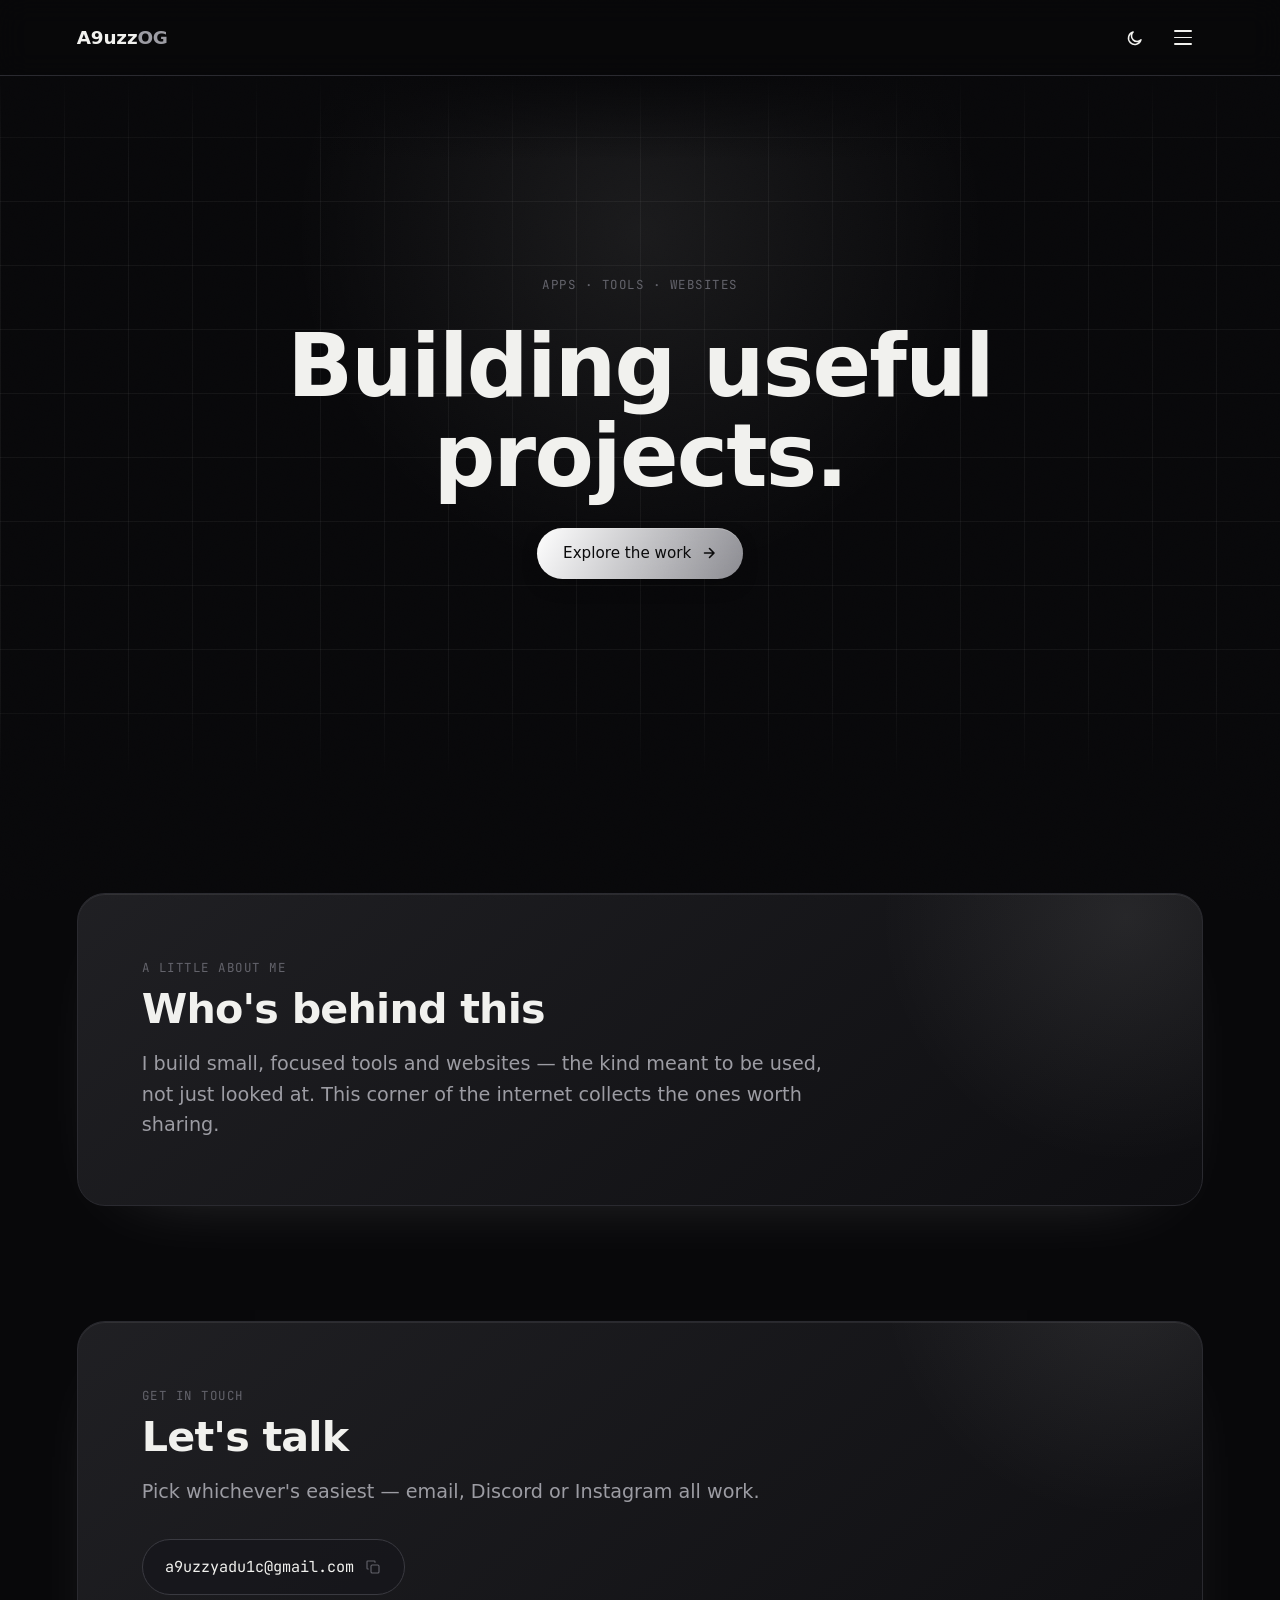
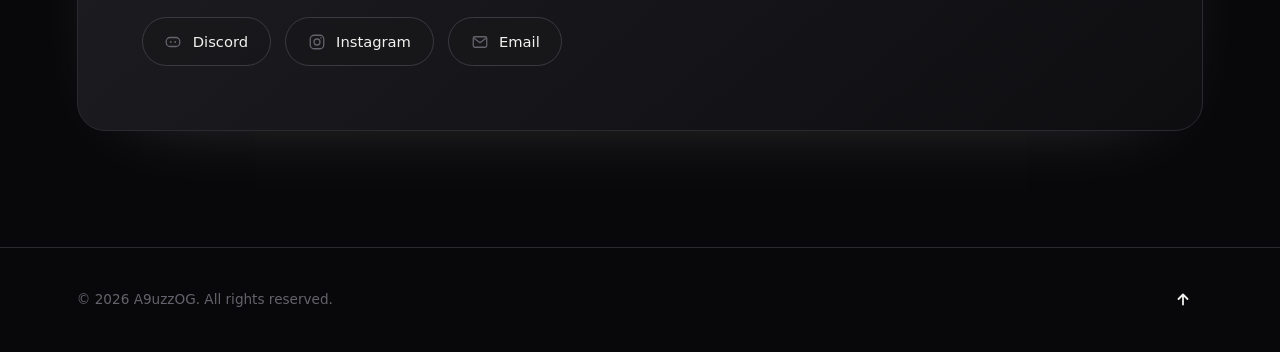
<file: index.html>
<!doctype html>
<html lang="en">
<head>
<meta charset="utf-8">
<meta name="viewport" content="width=device-width,initial-scale=1">
<meta name="theme-color" content="#08080a">
<meta name="description" content="A9uzzOG — apps, tools and websites, built for people who use them every day.">
<title>A9uzzYadu1c's site</title>

<script>
  (function(){
    var t = localStorage.getItem('theme');
    if(t === 'light'){ document.documentElement.setAttribute('data-theme','light'); }
  })();
</script>

<link rel="preconnect" href="https://api.fontshare.com">
<link rel="preconnect" href="https://fonts.googleapis.com">
<link rel="preconnect" href="https://fonts.gstatic.com" crossorigin>
<link rel="stylesheet" href="https://api.fontshare.com/v2/css?f[]=clash-display@500,600,700&f[]=general-sans@400,500,600&display=swap">
<link rel="stylesheet" href="https://fonts.googleapis.com/css2?family=JetBrains+Mono:wght@400;500&display=swap">
<link rel="stylesheet" href="style.css">
</head>
<body>

<div class="grain" aria-hidden="true"></div>
<div class="progress" aria-hidden="true"><span id="progressBar"></span></div>

<header class="site-header">
  <a href="index.html" class="brand">A9uzz<span>OG</span></a>

  <div class="header-actions">
    <button id="themeToggle" class="icon-btn" type="button" aria-label="Switch to light theme">
      <svg class="icon-sun" width="18" height="18" viewBox="0 0 24 24" fill="none" stroke="currentColor" stroke-width="2" stroke-linecap="round"><circle cx="12" cy="12" r="4.5"/><path d="M12 2.5v3M12 18.5v3M4.2 4.2l2.1 2.1M17.7 17.7l2.1 2.1M2.5 12h3M18.5 12h3M4.2 19.8l2.1-2.1M17.7 6.3l2.1-2.1"/></svg>
      <svg class="icon-moon" width="18" height="18" viewBox="0 0 24 24" fill="none" stroke="currentColor" stroke-width="2" stroke-linecap="round" stroke-linejoin="round"><path d="M20 14.5A8.5 8.5 0 1 1 9.5 4a7 7 0 0 0 10.5 10.5Z"/></svg>
    </button>

    <button id="navToggle" class="hamburger" type="button" aria-label="Open menu" aria-expanded="false" aria-controls="navOverlay">
      <span></span><span></span><span></span>
    </button>
  </div>
</header>

<nav id="navOverlay" class="nav-overlay" aria-hidden="true">
  <div class="nav-overlay__backdrop" data-close></div>
  <div class="nav-overlay__panel">
    <button class="nav-close" type="button" data-close aria-label="Close menu">
      <svg width="18" height="18" viewBox="0 0 24 24" fill="none" stroke="currentColor" stroke-width="1.8" stroke-linecap="round"><path d="M5 5l14 14M19 5 5 19"/></svg>
    </button>
    <ul class="nav-list">
      <li style="--i:0"><a href="index.html" data-close><span class="nav-list__title">Home</span><span class="nav-list__desc">Start here</span></a></li>
      <li style="--i:1"><a href="tools.html" data-close><span class="nav-list__title">Tools</span><span class="nav-list__desc">Free utilities</span></a></li>
      <li style="--i:2"><a href="projects.html" data-close><span class="nav-list__title">Projects</span><span class="nav-list__desc">Recent builds</span></a></li>
      <li style="--i:3"><a href="downloads.html" data-close><span class="nav-list__title">Downloads</span><span class="nav-list__desc">Get the files</span></a></li>    </ul>
    <div class="nav-overlay__footer">
      <span>a9uzzyadu1c@gmail.com</span>
      <span>&copy; 2026 A9uzzOG</span>
    </div>
  </div>
</nav>

<main>

  <section id="home" class="hero">
    <p class="eyebrow reveal">Apps &middot; Tools &middot; Websites</p>
    <h1 class="hero__title reveal">Building useful<br>projects.</h1>
    <a class="btn btn--primary reveal" href="projects.html">
      <span>Explore the work</span>
      <svg width="16" height="16" viewBox="0 0 16 16" fill="none" stroke="currentColor" stroke-width="1.6" stroke-linecap="round" stroke-linejoin="round"><path d="M3.5 8h9M8.5 3.5 13 8l-4.5 4.5"/></svg>
    </a>
  </section>


  <section id="about" class="section home-section home-about">
    <div class="home-section__inner">
      <p class="eyebrow reveal">A little about me</p>
      <h2 class="section-title reveal">Who's behind this</h2>
      <p class="section-lede reveal">
        I build small, focused tools and websites — the kind meant to be used, not just looked at.
        This corner of the internet collects the ones worth sharing.
      </p>
    </div>
  </section>

  <section id="contact" class="section home-section home-contact">
    <div class="home-section__inner">
      <p class="eyebrow reveal">Get in touch</p>
      <h2 class="section-title reveal">Let's talk</h2>
      <p class="section-lede reveal">Pick whichever's easiest — email, Discord or Instagram all work.</p>
      <button class="email-copy reveal" id="emailCopy" type="button" data-email="a9uzzyadu1c@gmail.com">
        <span id="emailText">a9uzzyadu1c@gmail.com</span>
        <svg width="16" height="16" viewBox="0 0 24 24" fill="none" stroke="currentColor" stroke-width="1.7" stroke-linecap="round" stroke-linejoin="round"><rect x="9" y="9" width="12" height="12" rx="2"/><path d="M5 15H4a1 1 0 0 1-1-1V4a1 1 0 0 1 1-1h10a1 1 0 0 1 1 1v1"/></svg>
      </button>
      <div class="social-links reveal">
        <a class="social-link" href="https://discord.gg/qjejrcJeCe" target="_blank" rel="noopener">
          <span class="social-link__icon"><svg width="18" height="18" viewBox="0 0 24 24" fill="none" stroke="currentColor" stroke-width="1.7" stroke-linecap="round" stroke-linejoin="round"><rect x="3" y="6" width="18" height="12" rx="5"/><circle cx="9" cy="12" r="1.2" fill="currentColor" stroke="none"/><circle cx="15" cy="12" r="1.2" fill="currentColor" stroke="none"/></svg></span><span>Discord</span>
        </a>
        <a class="social-link" href="https://www.instagram.com/a9uzzyadu1c?igsh=MXY3Z200OXc1bXZwdA==" target="_blank" rel="noopener">
          <span class="social-link__icon"><svg width="18" height="18" viewBox="0 0 24 24" fill="none" stroke="currentColor" stroke-width="1.7" stroke-linecap="round" stroke-linejoin="round"><rect x="3" y="3" width="18" height="18" rx="5"/><circle cx="12" cy="12" r="4"/><circle cx="17.2" cy="6.8" r="1" fill="currentColor" stroke="none"/></svg></span><span>Instagram</span>
        </a>
        <a class="social-link" href="mailto:a9uzzyadu1c@gmail.com">
          <span class="social-link__icon"><svg width="18" height="18" viewBox="0 0 24 24" fill="none" stroke="currentColor" stroke-width="1.7" stroke-linecap="round" stroke-linejoin="round"><rect x="3" y="5" width="18" height="14" rx="2"/><path d="m4 7 8 6 8-6"/></svg></span><span>Email</span>
        </a>
      </div>
    </div>
  </section>
</main>

<footer class="site-footer">
  <span>&copy; 2026 A9uzzOG. All rights reserved.</span>
  <button id="toTop" class="icon-btn" type="button" aria-label="Back to top">
    <svg width="16" height="16" viewBox="0 0 16 16" fill="none" stroke="currentColor" stroke-width="1.8" stroke-linecap="round" stroke-linejoin="round"><path d="M8 12.5v-9M3.5 7l4.5-4.5L12.5 7"/></svg>
  </button>
</footer>

<script src="script.js"></script>
</body>
</html>
</file>
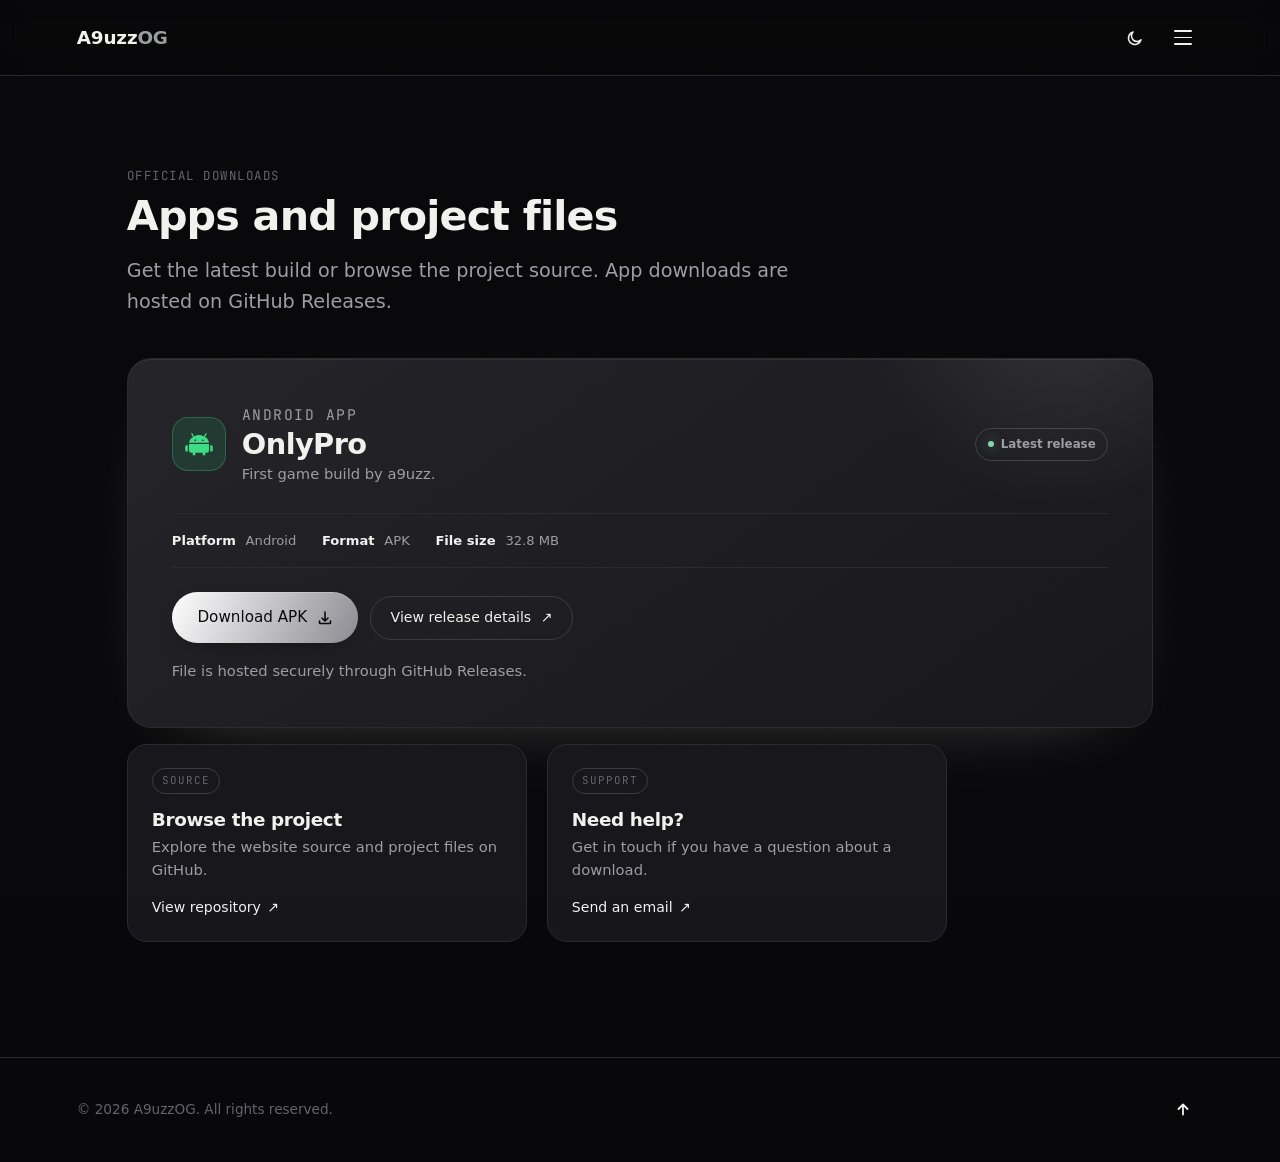
<file: downloads.html>
<!doctype html>
<html lang="en">
<head>
<meta charset="utf-8">
<meta name="viewport" content="width=device-width,initial-scale=1">
<meta name="theme-color" content="#08080a">
<meta name="description" content="Official A9uzzOG downloads: get the latest Android app build and browse the project source.">
<title>Downloads — A9uzzOG</title>

<script>
  (function(){
    var t = localStorage.getItem('theme');
    if(t === 'light'){ document.documentElement.setAttribute('data-theme','light'); }
  })();
</script>

<link rel="preconnect" href="https://api.fontshare.com">
<link rel="preconnect" href="https://fonts.googleapis.com">
<link rel="preconnect" href="https://fonts.gstatic.com" crossorigin>
<link rel="stylesheet" href="https://api.fontshare.com/v2/css?f[]=clash-display@500,600,700&f[]=general-sans@400,500,600&display=swap">
<link rel="stylesheet" href="https://fonts.googleapis.com/css2?family=JetBrains+Mono:wght@400;500&display=swap">
<link rel="stylesheet" href="style.css">
</head>
<body>

<div class="grain" aria-hidden="true"></div>
<div class="progress" aria-hidden="true"><span id="progressBar"></span></div>

<header class="site-header">
  <a href="index.html" class="brand">A9uzz<span>OG</span></a>

  <div class="header-actions">
    <button id="themeToggle" class="icon-btn" type="button" aria-label="Switch to light theme">
      <svg class="icon-sun" width="18" height="18" viewBox="0 0 24 24" fill="none" stroke="currentColor" stroke-width="2" stroke-linecap="round"><circle cx="12" cy="12" r="4.5"/><path d="M12 2.5v3M12 18.5v3M4.2 4.2l2.1 2.1M17.7 17.7l2.1 2.1M2.5 12h3M18.5 12h3M4.2 19.8l2.1-2.1M17.7 6.3l2.1-2.1"/></svg>
      <svg class="icon-moon" width="18" height="18" viewBox="0 0 24 24" fill="none" stroke="currentColor" stroke-width="2" stroke-linecap="round" stroke-linejoin="round"><path d="M20 14.5A8.5 8.5 0 1 1 9.5 4a7 7 0 0 0 10.5 10.5Z"/></svg>
    </button>

    <button id="navToggle" class="hamburger" type="button" aria-label="Open menu" aria-expanded="false" aria-controls="navOverlay">
      <span></span><span></span><span></span>
    </button>
  </div>
</header>

<nav id="navOverlay" class="nav-overlay" aria-hidden="true">
  <div class="nav-overlay__backdrop" data-close></div>
  <div class="nav-overlay__panel">
    <button class="nav-close" type="button" data-close aria-label="Close menu">
      <svg width="18" height="18" viewBox="0 0 24 24" fill="none" stroke="currentColor" stroke-width="1.8" stroke-linecap="round"><path d="M5 5l14 14M19 5 5 19"/></svg>
    </button>
    <ul class="nav-list">
      <li style="--i:0"><a href="index.html" data-close><span class="nav-list__title">Home</span><span class="nav-list__desc">Start here</span></a></li>
      <li style="--i:1"><a href="tools.html" data-close><span class="nav-list__title">Tools</span><span class="nav-list__desc">Free utilities</span></a></li>
      <li style="--i:2"><a href="projects.html" data-close><span class="nav-list__title">Projects</span><span class="nav-list__desc">Recent builds</span></a></li>
      <li style="--i:3"><a href="downloads.html" data-close><span class="nav-list__title">Downloads</span><span class="nav-list__desc">Get the files</span></a></li>    </ul>
    <div class="nav-overlay__footer">
      <span>a9uzzyadu1c@gmail.com</span>
      <span>&copy; 2026 A9uzzOG</span>
    </div>
  </div>
</nav>

<main>
  <section class="section page-section download-page">
    <div class="download-intro reveal">
      <p class="eyebrow">Official downloads</p>
      <h1 class="section-title">Apps and project files</h1>
      <p class="section-lede">Get the latest build or browse the project source. App downloads are hosted on GitHub Releases.</p>
    </div>

    <article class="download-feature card reveal" aria-labelledby="onlyproTitle">
      <div class="download-feature__top">
        <div class="download-feature__icon" aria-hidden="true"><svg viewBox="0 0 24 24" focusable="false"><path d="M7.25 6.45 5.9 4.1a.5.5 0 1 1 .86-.5l1.38 2.38a7.4 7.4 0 0 1 7.72 0l1.38-2.38a.5.5 0 1 1 .86.5l-1.35 2.35A6.25 6.25 0 0 1 20 11H4a6.25 6.25 0 0 1 3.25-4.55ZM4 12h16v5a2 2 0 0 1-2 2h-1v2h-2v-2H9v2H7v-2H6a2 2 0 0 1-2-2v-5Zm-2 1h1v5H2a1 1 0 0 1-1-1v-3a1 1 0 0 1 1-1Zm20 0a1 1 0 0 1 1 1v3a1 1 0 0 1-1 1h-1v-5h1Z"/><circle cx="9" cy="9" r=".65" fill="var(--surface)"/><circle cx="15" cy="9" r=".65" fill="var(--surface)"/></svg></div>
        <div class="download-feature__heading">
          <p class="download-feature__eyebrow">Android app</p>
          <h2 id="onlyproTitle">OnlyPro</h2>
          <p class="download-feature__description">First game build by a9uzz.</p>
        </div>
        <span class="download-feature__badge"><span></span> Latest release</span>
      </div>

      <div class="download-feature__meta" aria-label="Download details">
        <span><strong>Platform</strong> Android</span>
        <span><strong>Format</strong> APK</span>
        <span><strong>File size</strong> 32.8 MB</span>
      </div>

      <div class="download-feature__actions">
        <a class="btn btn--primary" href="https://github.com/a9uzzyadu1c/Web/releases/download/apk/mercy.apk">
          <span>Download APK</span>
          <svg width="16" height="16" viewBox="0 0 16 16" fill="none" stroke="currentColor" stroke-width="1.6" stroke-linecap="round" stroke-linejoin="round" aria-hidden="true"><path d="M8 2v9m0 0-3-3m3 3 3-3M2.5 11v2A.5.5 0 0 0 3 13.5h10a.5.5 0 0 0 .5-.5v-2"/></svg>
        </a>
        <a class="btn btn--ghost" href="https://github.com/a9uzzyadu1c/Web/releases/tag/apk" target="_blank" rel="noopener noreferrer">View release details <span aria-hidden="true">↗</span></a>
      </div>
      <p class="download-feature__footnote">File is hosted securely through GitHub Releases.</p>
    </article>

    <div class="download-support grid grid--tight">
      <article class="card download-support__card">
        <span class="card__tag">SOURCE</span>
        <h3>Browse the project</h3>
        <p>Explore the website source and project files on GitHub.</p>
        <a class="card__link" href="https://github.com/a9uzzyadu1c/Web" target="_blank" rel="noopener noreferrer">View repository <span aria-hidden="true">↗</span></a>
      </article>
      <article class="card download-support__card">
        <span class="card__tag">SUPPORT</span>
        <h3>Need help?</h3>
        <p>Get in touch if you have a question about a download.</p>
        <a class="card__link" href="mailto:a9uzzyadu1c@gmail.com">Send an email <span aria-hidden="true">↗</span></a>
      </article>
    </div>
  </section>
</main>

<footer class="site-footer">
  <span>&copy; 2026 A9uzzOG. All rights reserved.</span>
  <button id="toTop" class="icon-btn" type="button" aria-label="Back to top">
    <svg width="16" height="16" viewBox="0 0 16 16" fill="none" stroke="currentColor" stroke-width="1.8" stroke-linecap="round" stroke-linejoin="round"><path d="M8 12.5v-9M3.5 7l4.5-4.5L12.5 7"/></svg>
  </button>
</footer>

<script src="script.js"></script>
</body>
</html>
</file>
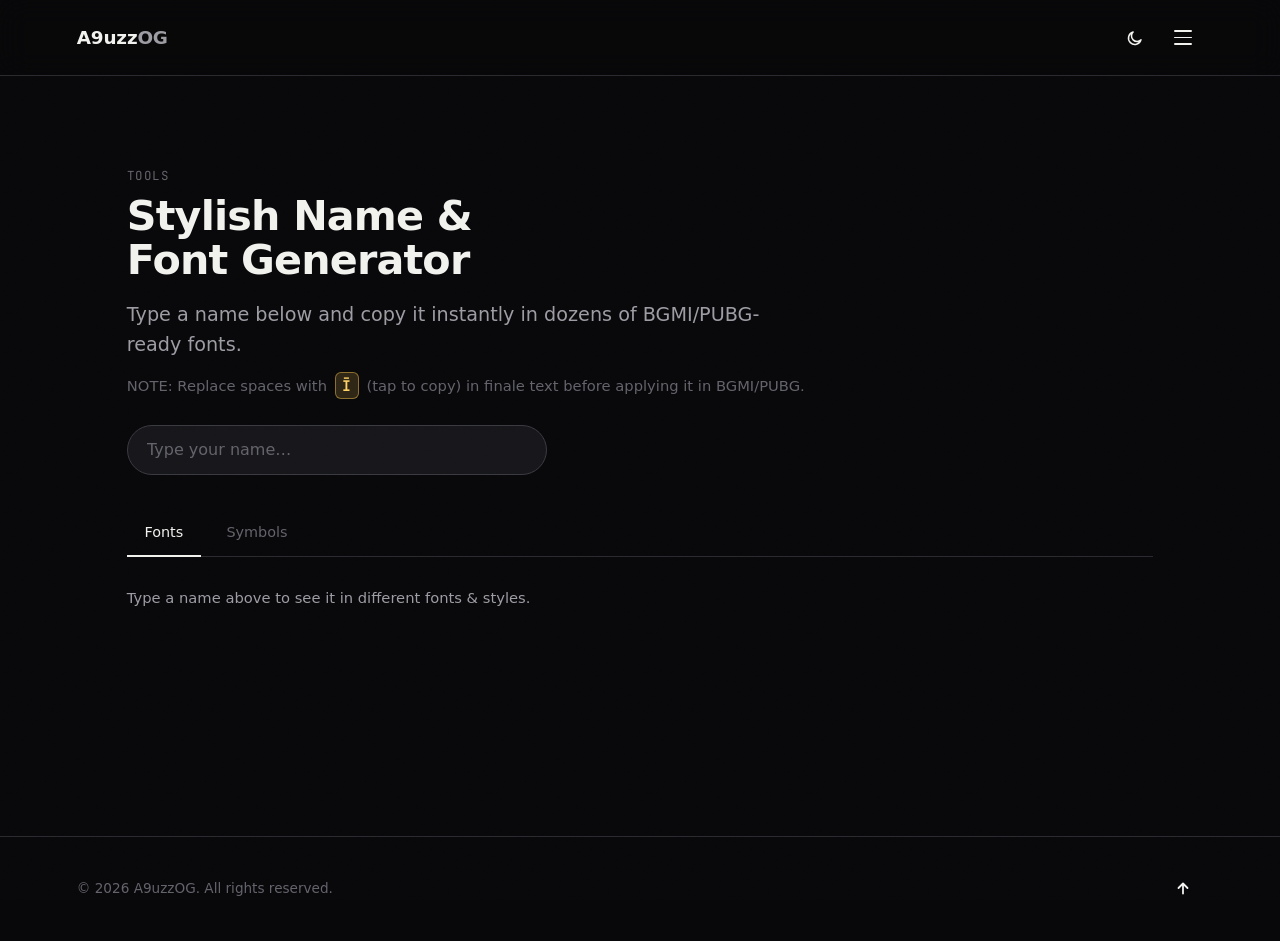
<file: font-generator.html>
<!doctype html>
<html lang="en">
<head>
<meta charset="utf-8">
<meta name="viewport" content="width=device-width,initial-scale=1">
<meta name="theme-color" content="#08080a">
<meta name="description" content="Stylish BGMI/PUBG font and symbol generator by A9uzzOG.">
<title>Font & Symbol Generator — A9uzzOG</title>

<script>
  (function(){
    var t = localStorage.getItem('theme');
    if(t === 'light'){ document.documentElement.setAttribute('data-theme','light'); }
  })();
</script>

<link rel="preconnect" href="https://api.fontshare.com">
<link rel="preconnect" href="https://fonts.googleapis.com">
<link rel="preconnect" href="https://fonts.gstatic.com" crossorigin>
<link rel="stylesheet" href="https://api.fontshare.com/v2/css?f[]=clash-display@500,600,700&f[]=general-sans@400,500,600&display=swap">
<link rel="stylesheet" href="https://fonts.googleapis.com/css2?family=JetBrains+Mono:wght@400;500&display=swap">
<link rel="stylesheet" href="style.css">
</head>
<body>

<div class="grain" aria-hidden="true"></div>
<div class="progress" aria-hidden="true"><span id="progressBar"></span></div>

<header class="site-header">
  <a href="index.html" class="brand">A9uzz<span>OG</span></a>

  <div class="header-actions">
    <button id="themeToggle" class="icon-btn" type="button" aria-label="Switch to light theme">
      <svg class="icon-sun" width="18" height="18" viewBox="0 0 24 24" fill="none" stroke="currentColor" stroke-width="2" stroke-linecap="round"><circle cx="12" cy="12" r="4.5"/><path d="M12 2.5v3M12 18.5v3M4.2 4.2l2.1 2.1M17.7 17.7l2.1 2.1M2.5 12h3M18.5 12h3M4.2 19.8l2.1-2.1M17.7 6.3l2.1-2.1"/></svg>
      <svg class="icon-moon" width="18" height="18" viewBox="0 0 24 24" fill="none" stroke="currentColor" stroke-width="2" stroke-linecap="round" stroke-linejoin="round"><path d="M20 14.5A8.5 8.5 0 1 1 9.5 4a7 7 0 0 0 10.5 10.5Z"/></svg>
    </button>

    <button id="navToggle" class="hamburger" type="button" aria-label="Open menu" aria-expanded="false" aria-controls="navOverlay">
      <span></span><span></span><span></span>
    </button>
  </div>
</header>

<nav id="navOverlay" class="nav-overlay" aria-hidden="true">
  <div class="nav-overlay__backdrop" data-close></div>
  <div class="nav-overlay__panel">
    <button class="nav-close" type="button" data-close aria-label="Close menu">
      <svg width="18" height="18" viewBox="0 0 24 24" fill="none" stroke="currentColor" stroke-width="1.8" stroke-linecap="round"><path d="M5 5l14 14M19 5 5 19"/></svg>
    </button>
    <ul class="nav-list">
      <li style="--i:0"><a href="index.html" data-close><span class="nav-list__title">Home</span><span class="nav-list__desc">Start here</span></a></li>
      <li style="--i:1"><a href="tools.html" data-close><span class="nav-list__title">Tools</span><span class="nav-list__desc">Free utilities</span></a></li>
      <li style="--i:2"><a href="projects.html" data-close><span class="nav-list__title">Projects</span><span class="nav-list__desc">Recent builds</span></a></li>
      <li style="--i:3"><a href="downloads.html" data-close><span class="nav-list__title">Downloads</span><span class="nav-list__desc">Get the files</span></a></li>    </ul>
    <div class="nav-overlay__footer">
      <span>a9uzzyadu1c@gmail.com</span>
      <span>&copy; 2026 A9uzzOG</span>
    </div>
  </div>
</nav>

<main>
  <section class="section page-section">
    <p class="eyebrow reveal">Tools</p>
    <h1 class="section-title reveal">Stylish Name &amp; Font Generator</h1>
    <p class="section-lede reveal">
      Type a name below and copy it instantly in dozens of BGMI/PUBG-ready fonts.
    </p>

    <p class="tool-hint reveal">
      NOTE: Replace spaces with
      <button type="button" id="hintCopyBtn" class="hint-copy" aria-label="Copy Ī character">Ī</button>
      (tap to copy)  in finale text before applying it in BGMI/PUBG.
    </p>

    <input type="text" id="nameInput" class="tool-input reveal" placeholder="Type your name…" maxlength="40" autocomplete="off">

    <div class="tab-bar reveal">
      <button class="tab-btn is-active" type="button" data-tab="fonts">Fonts</button>
      <button class="tab-btn" type="button" data-tab="symbols">Symbols</button>
    </div>

    <div id="fontsPanel" class="tab-panel" data-panel="fonts">
      <div id="fontList" class="font-list">
        <p class="tool-empty">Type a name above to see it in different fonts & styles.</p>
      </div>
    </div>

    <div id="symbolsPanel" class="tab-panel" data-panel="symbols" hidden>
      <p class="tool-empty">Tap any symbol to copy it.</p>

      <div class="symbol-category">
        <p class="symbol-category__title">Stars &amp; Sparkles</p>
        <div class="symbol-grid">
          <button class="symbol-btn" type="button">★</button>
          <button class="symbol-btn" type="button">☆</button>
          <button class="symbol-btn" type="button">✦</button>
          <button class="symbol-btn" type="button">✧</button>
          <button class="symbol-btn" type="button">✩</button>
          <button class="symbol-btn" type="button">✪</button>
          <button class="symbol-btn" type="button">✫</button>
          <button class="symbol-btn" type="button">✬</button>
          <button class="symbol-btn" type="button">✭</button>
          <button class="symbol-btn" type="button">✮</button>
          <button class="symbol-btn" type="button">✯</button>
          <button class="symbol-btn" type="button">⭐</button>
          <button class="symbol-btn" type="button">🌟</button>
          <button class="symbol-btn" type="button">⋆</button>
          <button class="symbol-btn" type="button">✢</button>
          <button class="symbol-btn" type="button">✣</button>
          <button class="symbol-btn" type="button">✤</button>
          <button class="symbol-btn" type="button">✥</button>
          <button class="symbol-btn" type="button">✴</button>
          <button class="symbol-btn" type="button">❂</button>
        </div>
      </div>

      <div class="symbol-category">
        <p class="symbol-category__title">Hearts</p>
        <div class="symbol-grid">
          <button class="symbol-btn" type="button">♥</button>
          <button class="symbol-btn" type="button">♡</button>
          <button class="symbol-btn" type="button">❤</button>
          <button class="symbol-btn" type="button">❣</button>
          <button class="symbol-btn" type="button">❦</button>
          <button class="symbol-btn" type="button">❧</button>
          <button class="symbol-btn" type="button">💕</button>
          <button class="symbol-btn" type="button">💖</button>
          <button class="symbol-btn" type="button">💘</button>
          <button class="symbol-btn" type="button">💝</button>
          <button class="symbol-btn" type="button">💗</button>
          <button class="symbol-btn" type="button">💓</button>
          <button class="symbol-btn" type="button">💞</button>
          <button class="symbol-btn" type="button">💟</button>
        </div>
      </div>

      <div class="symbol-category">
        <p class="symbol-category__title">Arrows</p>
        <div class="symbol-grid">
          <button class="symbol-btn" type="button">→</button>
          <button class="symbol-btn" type="button">←</button>
          <button class="symbol-btn" type="button">↑</button>
          <button class="symbol-btn" type="button">↓</button>
          <button class="symbol-btn" type="button">↔</button>
          <button class="symbol-btn" type="button">↕</button>
          <button class="symbol-btn" type="button">➜</button>
          <button class="symbol-btn" type="button">➤</button>
          <button class="symbol-btn" type="button">➔</button>
          <button class="symbol-btn" type="button">⇒</button>
          <button class="symbol-btn" type="button">⇐</button>
          <button class="symbol-btn" type="button">⇑</button>
          <button class="symbol-btn" type="button">⇓</button>
          <button class="symbol-btn" type="button">⇔</button>
          <button class="symbol-btn" type="button">↖</button>
          <button class="symbol-btn" type="button">↗</button>
          <button class="symbol-btn" type="button">↘</button>
          <button class="symbol-btn" type="button">↙</button>
          <button class="symbol-btn" type="button">➳</button>
          <button class="symbol-btn" type="button">➛</button>
          <button class="symbol-btn" type="button">➙</button>
          <button class="symbol-btn" type="button">➚</button>
          <button class="symbol-btn" type="button">➘</button>
          <button class="symbol-btn" type="button">⤴</button>
        </div>
      </div>

      <div class="symbol-category">
        <p class="symbol-category__title">Brackets &amp; Dividers</p>
        <div class="symbol-grid">
          <button class="symbol-btn" type="button">『</button>
          <button class="symbol-btn" type="button">』</button>
          <button class="symbol-btn" type="button">「</button>
          <button class="symbol-btn" type="button">」</button>
          <button class="symbol-btn" type="button">【</button>
          <button class="symbol-btn" type="button">】</button>
          <button class="symbol-btn" type="button">《</button>
          <button class="symbol-btn" type="button">》</button>
          <button class="symbol-btn" type="button">〈</button>
          <button class="symbol-btn" type="button">〉</button>
          <button class="symbol-btn" type="button">≺</button>
          <button class="symbol-btn" type="button">≻</button>
          <button class="symbol-btn" type="button">⌈</button>
          <button class="symbol-btn" type="button">⌉</button>
          <button class="symbol-btn" type="button">⌊</button>
          <button class="symbol-btn" type="button">⌋</button>
          <button class="symbol-btn" type="button">〔</button>
          <button class="symbol-btn" type="button">〕</button>
        </div>
      </div>

      <div class="symbol-category">
        <p class="symbol-category__title">Borders &amp; Frames</p>
        <div class="symbol-grid">
          <button class="symbol-btn" type="button">꧁</button>
          <button class="symbol-btn" type="button">꧂</button>
          <button class="symbol-btn" type="button">⟪</button>
          <button class="symbol-btn" type="button">⟫</button>
          <button class="symbol-btn" type="button">═</button>
          <button class="symbol-btn" type="button">▄</button>
          <button class="symbol-btn" type="button">█</button>
          <button class="symbol-btn" type="button">▌</button>
          <button class="symbol-btn" type="button">▐</button>
          <button class="symbol-btn" type="button">░</button>
          <button class="symbol-btn" type="button">▒</button>
          <button class="symbol-btn" type="button">▓</button>
          <button class="symbol-btn" type="button">▀</button>
          <button class="symbol-btn" type="button">■</button>
          <button class="symbol-btn" type="button">□</button>
          <button class="symbol-btn" type="button">▪</button>
          <button class="symbol-btn" type="button">▫</button>
          <button class="symbol-btn" type="button">◆</button>
          <button class="symbol-btn" type="button">◇</button>
          <button class="symbol-btn" type="button">●</button>
        </div>
      </div>

      <div class="symbol-category">
        <p class="symbol-category__title">Gaming</p>
        <div class="symbol-grid">
          <button class="symbol-btn" type="button">☠</button>
          <button class="symbol-btn" type="button">⚔</button>
          <button class="symbol-btn" type="button">⚡</button>
          <button class="symbol-btn" type="button">🎯</button>
          <button class="symbol-btn" type="button">🏆</button>
          <button class="symbol-btn" type="button">🔫</button>
          <button class="symbol-btn" type="button">💀</button>
          <button class="symbol-btn" type="button">🎮</button>
          <button class="symbol-btn" type="button">🕹</button>
          <button class="symbol-btn" type="button">🎲</button>
          <button class="symbol-btn" type="button">🥇</button>
          <button class="symbol-btn" type="button">🥈</button>
          <button class="symbol-btn" type="button">🥉</button>
          <button class="symbol-btn" type="button">🎖</button>
          <button class="symbol-btn" type="button">🛡</button>
          <button class="symbol-btn" type="button">💣</button>
        </div>
      </div>

      <div class="symbol-category">
        <p class="symbol-category__title">Greek Letters</p>
        <div class="symbol-grid">
          <button class="symbol-btn" type="button">Ω</button>
          <button class="symbol-btn" type="button">α</button>
          <button class="symbol-btn" type="button">β</button>
          <button class="symbol-btn" type="button">γ</button>
          <button class="symbol-btn" type="button">δ</button>
          <button class="symbol-btn" type="button">λ</button>
          <button class="symbol-btn" type="button">Σ</button>
          <button class="symbol-btn" type="button">Φ</button>
          <button class="symbol-btn" type="button">Ψ</button>
          <button class="symbol-btn" type="button">Δ</button>
          <button class="symbol-btn" type="button">θ</button>
          <button class="symbol-btn" type="button">ε</button>
          <button class="symbol-btn" type="button">ζ</button>
          <button class="symbol-btn" type="button">η</button>
          <button class="symbol-btn" type="button">κ</button>
          <button class="symbol-btn" type="button">μ</button>
          <button class="symbol-btn" type="button">π</button>
          <button class="symbol-btn" type="button">ρ</button>
        </div>
      </div>

      <div class="symbol-category">
        <p class="symbol-category__title">Punctuation &amp; Currency</p>
        <div class="symbol-grid">
          <button class="symbol-btn" type="button">™</button>
          <button class="symbol-btn" type="button">©</button>
          <button class="symbol-btn" type="button">®</button>
          <button class="symbol-btn" type="button">‰</button>
          <button class="symbol-btn" type="button">§</button>
          <button class="symbol-btn" type="button">¶</button>
          <button class="symbol-btn" type="button">†</button>
          <button class="symbol-btn" type="button">‡</button>
          <button class="symbol-btn" type="button">•</button>
          <button class="symbol-btn" type="button">‣</button>
          <button class="symbol-btn" type="button">«</button>
          <button class="symbol-btn" type="button">»</button>
          <button class="symbol-btn" type="button">…</button>
          <button class="symbol-btn" type="button">–</button>
          <button class="symbol-btn" type="button">—</button>
          <button class="symbol-btn" type="button">¦</button>
          <button class="symbol-btn" type="button">№</button>
          <button class="symbol-btn" type="button">₹</button>
        </div>
      </div>

      <div class="symbol-category">
        <p class="symbol-category__title">Faces &amp; Deco Letters</p>
        <div class="symbol-grid">
          <button class="symbol-btn" type="button">ツ</button>
          <button class="symbol-btn" type="button">シ</button>
          <button class="symbol-btn" type="button">웃</button>
          <button class="symbol-btn" type="button">유</button>
          <button class="symbol-btn" type="button">๛</button>
          <button class="symbol-btn" type="button">ৡ</button>
          <button class="symbol-btn" type="button">ண</button>
          <button class="symbol-btn" type="button">ஜ</button>
          <button class="symbol-btn" type="button">ஆ</button>
          <button class="symbol-btn" type="button">ஃ</button>
        </div>
      </div>

      <div class="symbol-category">
        <p class="symbol-category__title">Weather &amp; Nature</p>
        <div class="symbol-grid">
          <button class="symbol-btn" type="button">☀</button>
          <button class="symbol-btn" type="button">☁</button>
          <button class="symbol-btn" type="button">☂</button>
          <button class="symbol-btn" type="button">☃</button>
          <button class="symbol-btn" type="button">☄</button>
          <button class="symbol-btn" type="button">❄</button>
          <button class="symbol-btn" type="button">❅</button>
          <button class="symbol-btn" type="button">❆</button>
          <button class="symbol-btn" type="button">☽</button>
          <button class="symbol-btn" type="button">☾</button>
          <button class="symbol-btn" type="button">🌙</button>
          <button class="symbol-btn" type="button">🌈</button>
        </div>
      </div>

      <div class="symbol-category">
        <p class="symbol-category__title">Zodiac</p>
        <div class="symbol-grid">
          <button class="symbol-btn" type="button">♈</button>
          <button class="symbol-btn" type="button">♉</button>
          <button class="symbol-btn" type="button">♊</button>
          <button class="symbol-btn" type="button">♋</button>
          <button class="symbol-btn" type="button">♌</button>
          <button class="symbol-btn" type="button">♍</button>
          <button class="symbol-btn" type="button">♎</button>
          <button class="symbol-btn" type="button">♏</button>
          <button class="symbol-btn" type="button">♐</button>
          <button class="symbol-btn" type="button">♑</button>
          <button class="symbol-btn" type="button">♒</button>
          <button class="symbol-btn" type="button">♓</button>
        </div>
      </div>

      <div class="symbol-category">
        <p class="symbol-category__title">Chess &amp; Cards</p>
        <div class="symbol-grid">
          <button class="symbol-btn" type="button">♔</button>
          <button class="symbol-btn" type="button">♕</button>
          <button class="symbol-btn" type="button">♖</button>
          <button class="symbol-btn" type="button">♗</button>
          <button class="symbol-btn" type="button">♘</button>
          <button class="symbol-btn" type="button">♙</button>
          <button class="symbol-btn" type="button">♚</button>
          <button class="symbol-btn" type="button">♛</button>
          <button class="symbol-btn" type="button">♜</button>
          <button class="symbol-btn" type="button">♝</button>
          <button class="symbol-btn" type="button">♞</button>
          <button class="symbol-btn" type="button">♟</button>
          <button class="symbol-btn" type="button">♠</button>
          <button class="symbol-btn" type="button">♣</button>
        </div>
      </div>

      <div class="symbol-category">
        <p class="symbol-category__title">Math &amp; Technical</p>
        <div class="symbol-grid">
          <button class="symbol-btn" type="button">∞</button>
          <button class="symbol-btn" type="button">≈</button>
          <button class="symbol-btn" type="button">≠</button>
          <button class="symbol-btn" type="button">≤</button>
          <button class="symbol-btn" type="button">≥</button>
          <button class="symbol-btn" type="button">√</button>
          <button class="symbol-btn" type="button">∑</button>
          <button class="symbol-btn" type="button">∏</button>
          <button class="symbol-btn" type="button">∆</button>
          <button class="symbol-btn" type="button">∇</button>
          <button class="symbol-btn" type="button">∫</button>
          <button class="symbol-btn" type="button">±</button>
          <button class="symbol-btn" type="button">×</button>
          <button class="symbol-btn" type="button">÷</button>
          <button class="symbol-btn" type="button">∅</button>
          <button class="symbol-btn" type="button">∈</button>
        </div>
      </div>

      <div class="symbol-category">
        <p class="symbol-category__title">Music</p>
        <div class="symbol-grid">
          <button class="symbol-btn" type="button">♩</button>
          <button class="symbol-btn" type="button">♪</button>
          <button class="symbol-btn" type="button">♫</button>
          <button class="symbol-btn" type="button">♬</button>
          <button class="symbol-btn" type="button">♭</button>
          <button class="symbol-btn" type="button">♮</button>
          <button class="symbol-btn" type="button">♯</button>
          <button class="symbol-btn" type="button">🎵</button>
          <button class="symbol-btn" type="button">🎶</button>
          <button class="symbol-btn" type="button">🎤</button>
        </div>
      </div>

      <div class="symbol-category">
        <p class="symbol-category__title">Check &amp; UI Marks</p>
        <div class="symbol-grid">
          <button class="symbol-btn" type="button">✓</button>
          <button class="symbol-btn" type="button">✔</button>
          <button class="symbol-btn" type="button">✗</button>
          <button class="symbol-btn" type="button">✘</button>
          <button class="symbol-btn" type="button">☑</button>
          <button class="symbol-btn" type="button">☒</button>
          <button class="symbol-btn" type="button">☐</button>
          <button class="symbol-btn" type="button">⌘</button>
          <button class="symbol-btn" type="button">⏎</button>
          <button class="symbol-btn" type="button">⌫</button>
          <button class="symbol-btn" type="button">✎</button>
        </div>
      </div>
    </div>
</main>

<footer class="site-footer">
  <span>&copy; 2026 A9uzzOG. All rights reserved.</span>
  <button id="toTop" class="icon-btn" type="button" aria-label="Back to top">
    <svg width="16" height="16" viewBox="0 0 16 16" fill="none" stroke="currentColor" stroke-width="1.8" stroke-linecap="round" stroke-linejoin="round"><path d="M8 12.5v-9M3.5 7l4.5-4.5L12.5 7"/></svg>
  </button>
</footer>

<script src="script.js"></script>
<script src="font-generator.js"></script>
<script>
(function () {
  var btn = document.getElementById("hintCopyBtn");
  if (!btn) return;
  btn.addEventListener("click", function () {
    if (navigator.clipboard && navigator.clipboard.writeText) {
      navigator.clipboard.writeText(btn.textContent).catch(function () {});
    }
    btn.classList.add("is-copied");
    setTimeout(function () { btn.classList.remove("is-copied"); }, 1200);
  });
})();
</script>
</body>
</html>
</file>
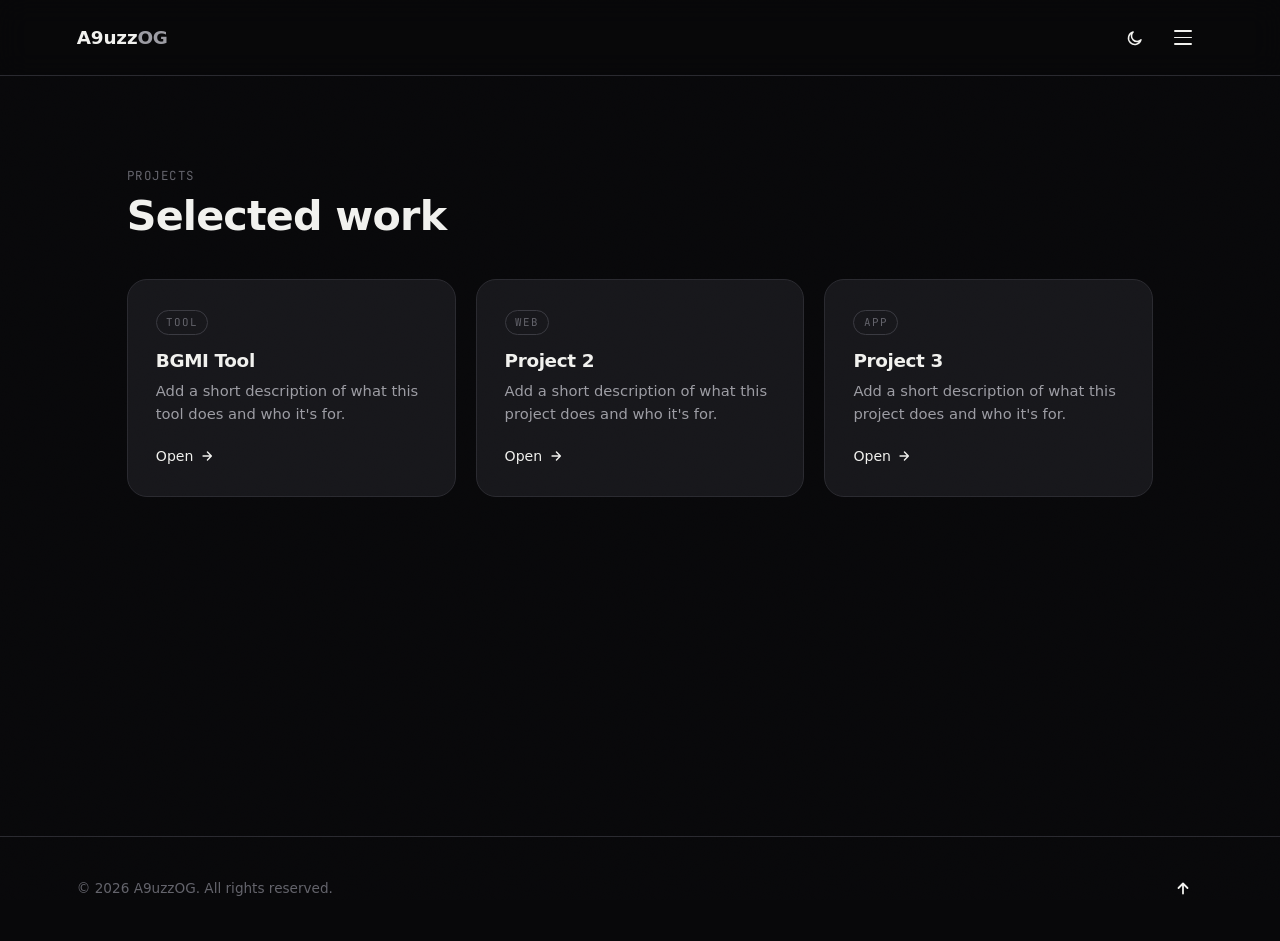
<file: projects.html>
<!doctype html>
<html lang="en">
<head>
<meta charset="utf-8">
<meta name="viewport" content="width=device-width,initial-scale=1">
<meta name="theme-color" content="#08080a">
<meta name="description" content="Selected projects by A9uzzOG — apps, tools and websites.">
<title>Projects — A9uzzOG</title>

<script>
  (function(){
    var t = localStorage.getItem('theme');
    if(t === 'light'){ document.documentElement.setAttribute('data-theme','light'); }
  })();
</script>

<link rel="preconnect" href="https://api.fontshare.com">
<link rel="preconnect" href="https://fonts.googleapis.com">
<link rel="preconnect" href="https://fonts.gstatic.com" crossorigin>
<link rel="stylesheet" href="https://api.fontshare.com/v2/css?f[]=clash-display@500,600,700&f[]=general-sans@400,500,600&display=swap">
<link rel="stylesheet" href="https://fonts.googleapis.com/css2?family=JetBrains+Mono:wght@400;500&display=swap">
<link rel="stylesheet" href="style.css">
</head>
<body>

<div class="grain" aria-hidden="true"></div>
<div class="progress" aria-hidden="true"><span id="progressBar"></span></div>

<header class="site-header">
  <a href="index.html" class="brand">A9uzz<span>OG</span></a>

  <div class="header-actions">
    <button id="themeToggle" class="icon-btn" type="button" aria-label="Switch to light theme">
      <svg class="icon-sun" width="18" height="18" viewBox="0 0 24 24" fill="none" stroke="currentColor" stroke-width="2" stroke-linecap="round"><circle cx="12" cy="12" r="4.5"/><path d="M12 2.5v3M12 18.5v3M4.2 4.2l2.1 2.1M17.7 17.7l2.1 2.1M2.5 12h3M18.5 12h3M4.2 19.8l2.1-2.1M17.7 6.3l2.1-2.1"/></svg>
      <svg class="icon-moon" width="18" height="18" viewBox="0 0 24 24" fill="none" stroke="currentColor" stroke-width="2" stroke-linecap="round" stroke-linejoin="round"><path d="M20 14.5A8.5 8.5 0 1 1 9.5 4a7 7 0 0 0 10.5 10.5Z"/></svg>
    </button>

    <button id="navToggle" class="hamburger" type="button" aria-label="Open menu" aria-expanded="false" aria-controls="navOverlay">
      <span></span><span></span><span></span>
    </button>
  </div>
</header>

<nav id="navOverlay" class="nav-overlay" aria-hidden="true">
  <div class="nav-overlay__backdrop" data-close></div>
  <div class="nav-overlay__panel">
    <button class="nav-close" type="button" data-close aria-label="Close menu">
      <svg width="18" height="18" viewBox="0 0 24 24" fill="none" stroke="currentColor" stroke-width="1.8" stroke-linecap="round"><path d="M5 5l14 14M19 5 5 19"/></svg>
    </button>
    <ul class="nav-list">
      <li style="--i:0"><a href="index.html" data-close><span class="nav-list__title">Home</span><span class="nav-list__desc">Start here</span></a></li>
      <li style="--i:1"><a href="tools.html" data-close><span class="nav-list__title">Tools</span><span class="nav-list__desc">Free utilities</span></a></li>
      <li style="--i:2"><a href="projects.html" data-close><span class="nav-list__title">Projects</span><span class="nav-list__desc">Recent builds</span></a></li>
      <li style="--i:3"><a href="downloads.html" data-close><span class="nav-list__title">Downloads</span><span class="nav-list__desc">Get the files</span></a></li>    </ul>
    <div class="nav-overlay__footer">
      <span>a9uzzyadu1c@gmail.com</span>
      <span>&copy; 2026 A9uzzOG</span>
    </div>
  </div>
</nav>

<main>
  <section class="section page-section">
    <p class="eyebrow reveal">Projects</p>
    <h1 class="section-title reveal">Selected work</h1>

    <div class="grid reveal">
      <article class="card">
        <span class="card__tag">TOOL</span>
        <h3>BGMI Tool</h3>
        <p>Add a short description of what this tool does and who it's for.</p>
        <a class="card__link" href="https://a9uzzyadu1c.github.io/Web/tools.html">
          <span>Open</span>
          <svg width="14" height="14" viewBox="0 0 16 16" fill="none" stroke="currentColor" stroke-width="1.6" stroke-linecap="round" stroke-linejoin="round"><path d="M3.5 8h9M8.5 3.5 13 8l-4.5 4.5"/></svg>
        </a>
      </article>
      <article class="card">
        <span class="card__tag">WEB</span>
        <h3>Project 2</h3>
        <p>Add a short description of what this project does and who it's for.</p>
        <a class="card__link" href="#">
          <span>Open</span>
          <svg width="14" height="14" viewBox="0 0 16 16" fill="none" stroke="currentColor" stroke-width="1.6" stroke-linecap="round" stroke-linejoin="round"><path d="M3.5 8h9M8.5 3.5 13 8l-4.5 4.5"/></svg>
        </a>
      </article>
      <article class="card">
        <span class="card__tag">APP</span>
        <h3>Project 3</h3>
        <p>Add a short description of what this project does and who it's for.</p>
        <a class="card__link" href="#">
          <span>Open</span>
          <svg width="14" height="14" viewBox="0 0 16 16" fill="none" stroke="currentColor" stroke-width="1.6" stroke-linecap="round" stroke-linejoin="round"><path d="M3.5 8h9M8.5 3.5 13 8l-4.5 4.5"/></svg>
        </a>
      </article>
    </div>
  </section>
</main>

<footer class="site-footer">
  <span>&copy; 2026 A9uzzOG. All rights reserved.</span>
  <button id="toTop" class="icon-btn" type="button" aria-label="Back to top">
    <svg width="16" height="16" viewBox="0 0 16 16" fill="none" stroke="currentColor" stroke-width="1.8" stroke-linecap="round" stroke-linejoin="round"><path d="M8 12.5v-9M3.5 7l4.5-4.5L12.5 7"/></svg>
  </button>
</footer>

<script src="script.js"></script>
</body>
</html>
</file>
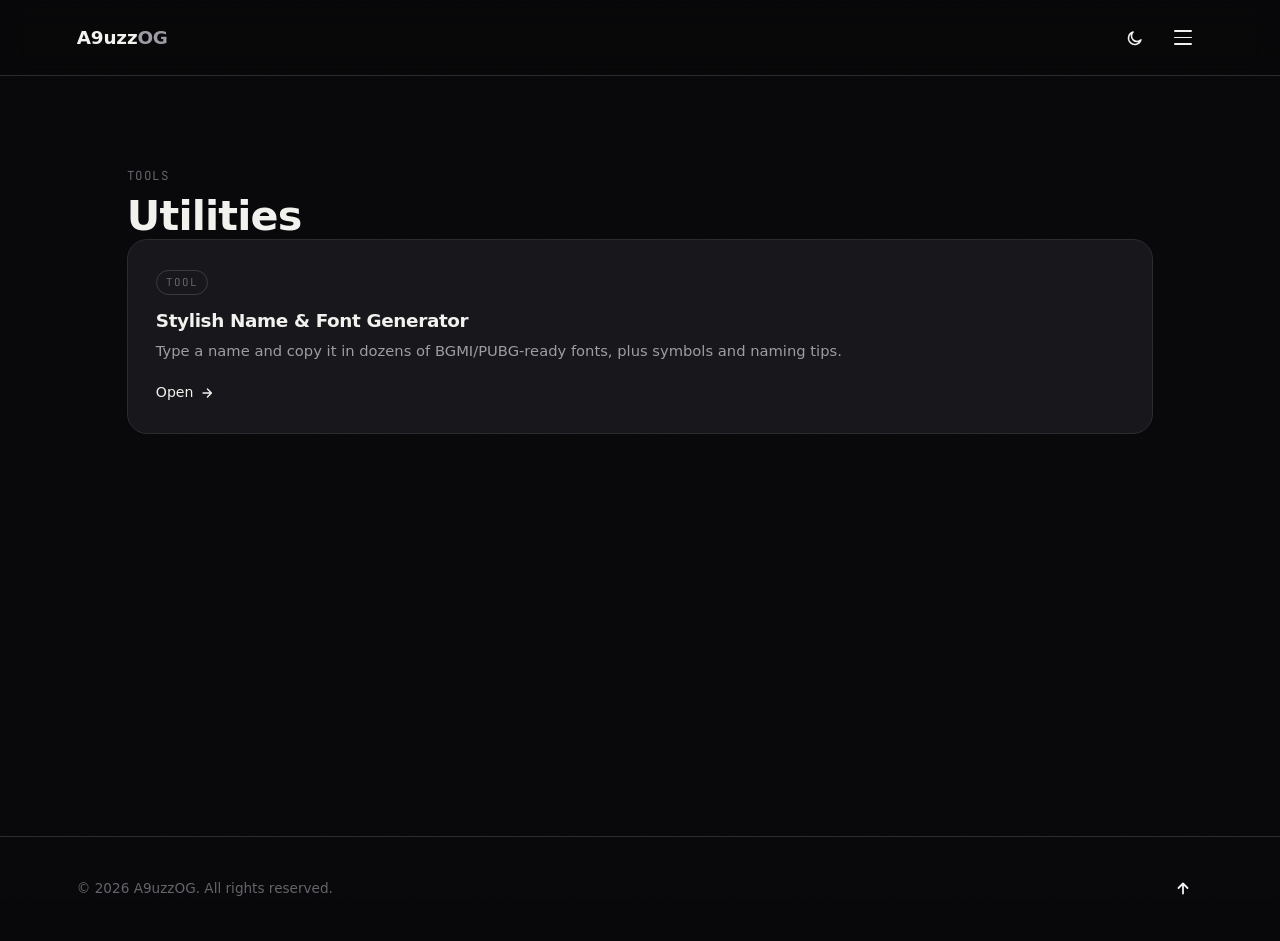
<file: tools.html>
<!doctype html>
<html lang="en">
<head>
<meta charset="utf-8">
<meta name="viewport" content="width=device-width,initial-scale=1">
<meta name="theme-color" content="#08080a">
<meta name="description" content="Free tools and utilities from A9uzzOG.">
<title>Tools — A9uzzOG</title>

<script>
  (function(){
    var t = localStorage.getItem('theme');
    if(t === 'light'){ document.documentElement.setAttribute('data-theme','light'); }
  })();
</script>

<link rel="preconnect" href="https://api.fontshare.com">
<link rel="preconnect" href="https://fonts.googleapis.com">
<link rel="preconnect" href="https://fonts.gstatic.com" crossorigin>
<link rel="stylesheet" href="https://api.fontshare.com/v2/css?f[]=clash-display@500,600,700&f[]=general-sans@400,500,600&display=swap">
<link rel="stylesheet" href="https://fonts.googleapis.com/css2?family=JetBrains+Mono:wght@400;500&display=swap">
<link rel="stylesheet" href="style.css">
</head>
<body>

<div class="grain" aria-hidden="true"></div>
<div class="progress" aria-hidden="true"><span id="progressBar"></span></div>

<header class="site-header">
  <a href="index.html" class="brand">A9uzz<span>OG</span></a>

  <div class="header-actions">
    <button id="themeToggle" class="icon-btn" type="button" aria-label="Switch to light theme">
      <svg class="icon-sun" width="18" height="18" viewBox="0 0 24 24" fill="none" stroke="currentColor" stroke-width="2" stroke-linecap="round"><circle cx="12" cy="12" r="4.5"/><path d="M12 2.5v3M12 18.5v3M4.2 4.2l2.1 2.1M17.7 17.7l2.1 2.1M2.5 12h3M18.5 12h3M4.2 19.8l2.1-2.1M17.7 6.3l2.1-2.1"/></svg>
      <svg class="icon-moon" width="18" height="18" viewBox="0 0 24 24" fill="none" stroke="currentColor" stroke-width="2" stroke-linecap="round" stroke-linejoin="round"><path d="M20 14.5A8.5 8.5 0 1 1 9.5 4a7 7 0 0 0 10.5 10.5Z"/></svg>
    </button>

    <button id="navToggle" class="hamburger" type="button" aria-label="Open menu" aria-expanded="false" aria-controls="navOverlay">
      <span></span><span></span><span></span>
    </button>
  </div>
</header>

<nav id="navOverlay" class="nav-overlay" aria-hidden="true">
  <div class="nav-overlay__backdrop" data-close></div>
  <div class="nav-overlay__panel">
    <button class="nav-close" type="button" data-close aria-label="Close menu">
      <svg width="18" height="18" viewBox="0 0 24 24" fill="none" stroke="currentColor" stroke-width="1.8" stroke-linecap="round"><path d="M5 5l14 14M19 5 5 19"/></svg>
    </button>
    <ul class="nav-list">
      <li style="--i:0"><a href="index.html" data-close><span class="nav-list__title">Home</span><span class="nav-list__desc">Start here</span></a></li>
      <li style="--i:1"><a href="tools.html" data-close><span class="nav-list__title">Tools</span><span class="nav-list__desc">Free utilities</span></a></li>
      <li style="--i:2"><a href="projects.html" data-close><span class="nav-list__title">Projects</span><span class="nav-list__desc">Recent builds</span></a></li>
      <li style="--i:3"><a href="downloads.html" data-close><span class="nav-list__title">Downloads</span><span class="nav-list__desc">Get the files</span></a></li>    </ul>
    <div class="nav-overlay__footer">
      <span>a9uzzyadu1c@gmail.com</span>
      <span>&copy; 2026 A9uzzOG</span>
    </div>
  </div>
</nav>

<main>
  <section class="section page-section">
    <p class="eyebrow reveal">Tools</p>
    <h1 class="section-title reveal">Utilities</h1>

      <article class="card">
        <span class="card__tag">TOOL</span>
        <h3>Stylish Name & Font Generator</h3>
        <p>Type a name and copy it in dozens of BGMI/PUBG-ready fonts, plus symbols and naming tips.</p>
        <a class="card__link" href="font-generator.html">
          <span>Open</span>
          <svg width="14" height="14" viewBox="0 0 16 16" fill="none" stroke="currentColor" stroke-width="1.6" stroke-linecap="round" stroke-linejoin="round"><path d="M3.5 8h9M8.5 3.5 13 8l-4.5 4.5"/></svg>
        </a>
      </article>
    </div>
  </section>
</main>

<footer class="site-footer">
  <span>&copy; 2026 A9uzzOG. All rights reserved.</span>
  <button id="toTop" class="icon-btn" type="button" aria-label="Back to top">
    <svg width="16" height="16" viewBox="0 0 16 16" fill="none" stroke="currentColor" stroke-width="1.8" stroke-linecap="round" stroke-linejoin="round"><path d="M8 12.5v-9M3.5 7l4.5-4.5L12.5 7"/></svg>
  </button>
</footer>

<script src="script.js"></script>
</body>
</html>
</file>
<file: style.css>
/* ============================================================
   A9uzzOG — premium grey/black theme
   Display: Clash Display · Body: General Sans · Mono: JetBrains Mono
   ============================================================ */

*, *::before, *::after { margin: 0; padding: 0; box-sizing: border-box; }
html { scroll-behavior: smooth; -webkit-tap-highlight-color: transparent; }

:root {
  /* ---- dark (default) ---- */
  --bg:            #08080a;
  --bg-soft:       #0e0e11;
  --surface:       #17171b;
  --surface-2:     #1e1e23;
  --border:        #2a2a30;
  --border-strong: #3a3a41;
  --text:          #f1f1ee;
  --text-muted:    #9c9ca3;
  --text-faint:    #63636b;
  --shine-1:       #ffffff;
  --shine-2:       #8a8a90;
  --on-shine:      #0a0a0b;
  --overlay-bg:    rgba(6, 6, 8, 0.86);

  --font-display: 'Clash Display', system-ui, sans-serif;
  --font-body:    'General Sans', system-ui, sans-serif;
  --font-mono:    'JetBrains Mono', ui-monospace, monospace;

  --ease-out: cubic-bezier(0.16, 1, 0.3, 1);
  --ease-in-out: cubic-bezier(0.65, 0, 0.35, 1);

  --fs-hero: clamp(2.75rem, 5vw + 1.4rem, 6rem);
  --fs-h2:   clamp(1.9rem, 1.6vw + 1.3rem, 2.75rem);
  --fs-lede: clamp(1.05rem, 0.4vw + 0.95rem, 1.2rem);

  --pad-x: clamp(1.5rem, 6vw, 6rem);
  --pad-y: clamp(4rem, 9vw, 7.5rem);
}

[data-theme="light"] {
  --bg:            #f2f1ed;
  --bg-soft:       #ebe9e4;
  --surface:       #ffffff;
  --surface-2:     #f8f7f4;
  --border:        #dcd8d0;
  --border-strong: #c7c2b7;
  --text:          #17171a;
  --text-muted:    #57575e;
  --text-faint:    #8c8c92;
  --shine-1:       #17171a;
  --shine-2:       #48484f;
  --on-shine:      #f5f5f3;
  --overlay-bg:    rgba(242, 241, 237, 0.92);
}

body {
  font-family: var(--font-body);
  background: var(--bg);
  color: var(--text);
  line-height: 1.6;
  overflow-x: hidden;
  transition: background .4s var(--ease-in-out), color .4s var(--ease-in-out);
}

a { color: inherit; }
h1, h2, h3 { font-family: var(--font-display); font-weight: 600; letter-spacing: -0.02em; line-height: 1.05; }
img { max-width: 100%; display: block; }
button { font: inherit; color: inherit; background: none; border: none; cursor: pointer; }

::selection { background: var(--text); color: var(--bg); }

:focus-visible {
  outline: 2px solid var(--text);
  outline-offset: 3px;
  border-radius: 4px;
}

/* ---------------- grain + progress ---------------- */

.grain {
  position: fixed;
  inset: 0;
  z-index: 2;
  pointer-events: none;
  opacity: .035;
  mix-blend-mode: overlay;
  background-image: url("data:image/svg+xml,%3Csvg xmlns='http://www.w3.org/2000/svg' width='140' height='140'%3E%3Cfilter id='n'%3E%3CfeTurbulence type='fractalNoise' baseFrequency='0.85' numOctaves='2' stitchTiles='stitch'/%3E%3C/filter%3E%3Crect width='100%25' height='100%25' filter='url(%23n)'/%3E%3C/svg%3E");
  background-size: 160px 160px;
}

.progress {
  position: fixed;
  top: 0; left: 0; right: 0;
  height: 2px;
  z-index: 65;
  background: transparent;
}
.progress span {
  display: block;
  height: 100%;
  width: 100%;
  transform: scaleX(0);
  transform-origin: left;
  background: linear-gradient(90deg, var(--shine-2), var(--shine-1));
  will-change: transform;
}

/* ---------------- header ---------------- */

.site-header {
  position: sticky;
  top: 0;
  z-index: 60;
  display: flex;
  align-items: center;
  justify-content: space-between;
  padding: 1.1rem var(--pad-x);
  backdrop-filter: blur(14px);
  -webkit-backdrop-filter: blur(14px);
  background: color-mix(in srgb, var(--bg) 78%, transparent);
  border-bottom: 1px solid var(--border);
}

.brand {
  font-family: var(--font-display);
  font-size: 1.15rem;
  font-weight: 600;
  letter-spacing: -0.01em;
  text-decoration: none;
}
.brand span { color: var(--text-muted); }

.header-actions { display: flex; align-items: center; gap: .5rem; }

.icon-btn {
  display: flex;
  align-items: center;
  justify-content: center;
  width: 40px;
  height: 40px;
  border-radius: 50%;
  color: var(--text);
  transition: background .25s var(--ease-out), transform .25s var(--ease-out);
}
.icon-btn:hover { background: var(--surface-2); transform: translateY(-1px); }

#themeToggle .icon-sun,
#themeToggle .icon-moon {
  position: absolute;
  transition: transform .5s var(--ease-out), opacity .35s var(--ease-out);
}
#themeToggle { position: relative; }
#themeToggle .icon-sun { opacity: 0; transform: rotate(-90deg) scale(.5); }
#themeToggle .icon-moon { opacity: 1; transform: rotate(0) scale(1); }
[data-theme="light"] #themeToggle .icon-sun { opacity: 1; transform: rotate(0) scale(1); }
[data-theme="light"] #themeToggle .icon-moon { opacity: 0; transform: rotate(90deg) scale(.5); }

/* hamburger — the "3 lines" */
.hamburger {
  width: 40px;
  height: 40px;
  display: flex;
  flex-direction: column;
  align-items: center;
  justify-content: center;
  gap: 5px;
  border-radius: 50%;
  transition: background .25s var(--ease-out);
}
.hamburger:hover { background: var(--surface-2); }
.hamburger span {
  display: block;
  width: 18px;
  height: 1.5px;
  background: var(--text);
  border-radius: 2px;
  transition: transform .4s var(--ease-out), opacity .3s var(--ease-out), width .3s var(--ease-out);
}
.hamburger[aria-expanded="true"] span:nth-child(1) { transform: translateY(6.5px) rotate(45deg); }
.hamburger[aria-expanded="true"] span:nth-child(2) { opacity: 0; }
.hamburger[aria-expanded="true"] span:nth-child(3) { transform: translateY(-6.5px) rotate(-45deg); }

/* ---------------- nav overlay ---------------- */

.nav-overlay {
  position: fixed;
  inset: 0;
  z-index: 55;
  visibility: hidden;
  pointer-events: none;
}
.nav-overlay.is-open { visibility: visible; pointer-events: auto; }

.nav-overlay__backdrop {
  position: absolute;
  inset: 0;
  background: var(--overlay-bg);
  backdrop-filter: blur(6px);
  -webkit-backdrop-filter: blur(6px);
  opacity: 0;
  transition: opacity .45s var(--ease-in-out);
}
.nav-overlay.is-open .nav-overlay__backdrop { opacity: 1; }

.nav-overlay__panel {
  position: relative;
  z-index: 1;
  height: 100%;
  display: flex;
  flex-direction: column;
  justify-content: center;
  padding: 6rem var(--pad-x);
  pointer-events: none;
}
.nav-overlay__panel a,
.nav-overlay__panel .nav-close {
  pointer-events: auto;
}

.nav-close {
  position: absolute;
  top: 1.3rem;
  right: var(--pad-x);
  width: 44px;
  height: 44px;
  display: flex;
  align-items: center;
  justify-content: center;
  border-radius: 50%;
  color: var(--text);
  opacity: 0;
  transform: scale(.7) rotate(-45deg);
  transition: opacity .4s var(--ease-out) .15s, transform .4s var(--ease-out) .15s, background .25s var(--ease-out);
}
.nav-close:hover { background: var(--surface-2); }
.nav-overlay.is-open .nav-close { opacity: 1; transform: scale(1) rotate(0); }

.nav-list { list-style: none; display: flex; flex-direction: column; }
.nav-list li {
  overflow: hidden;
}
.nav-list a {
  display: flex;
  align-items: baseline;
  gap: 1rem;
  padding: .7rem 0;
  text-decoration: none;
  border-bottom: 1px solid var(--border);
  opacity: 0;
  transform: translateY(28px);
  transition: opacity .5s var(--ease-out), transform .5s var(--ease-out), color .25s var(--ease-out), gap .3s var(--ease-out);
  transition-delay: calc(var(--i) * 55ms);
}
.nav-overlay.is-open .nav-list a { opacity: 1; transform: translateY(0); }

.nav-list__title {
  font-family: var(--font-display);
  font-size: clamp(1.9rem, 4vw, 3rem);
  font-weight: 600;
  letter-spacing: -0.02em;
}
.nav-list__desc {
  font-family: var(--font-mono);
  font-size: .78rem;
  color: var(--text-faint);
  letter-spacing: .01em;
}
.nav-list a:hover { color: var(--text-muted); gap: 1.6rem; }
.nav-list a:hover .nav-list__title { color: var(--text); }

/* current-page indicator */
.nav-list a.is-current { border-bottom-color: var(--text-faint); }
.nav-list a.is-current .nav-list__title { color: var(--text-muted); }
.nav-list a.is-current .nav-list__desc::after { content: " · here"; }

.nav-overlay__footer {
  display: flex;
  justify-content: space-between;
  padding-top: 2rem;
  font-family: var(--font-mono);
  font-size: .78rem;
  color: var(--text-faint);
  opacity: 0;
  transition: opacity .6s var(--ease-out) .4s;
}
.nav-overlay.is-open .nav-overlay__footer { opacity: 1; }

/* ---------------- hero ---------------- */

.hero {
  position: relative;
  min-height: 78svh;
  display: flex;
  flex-direction: column;
  align-items: center;
  justify-content: center;
  text-align: center;
  gap: 1.6rem;
  padding: 6rem var(--pad-x);
  overflow: hidden;
  isolation: isolate;
}
.hero::before {
  content: "";
  position: absolute;
  inset: -20%;
  z-index: -1;
  background: radial-gradient(560px circle at var(--x, 50%) var(--y, 30%), color-mix(in srgb, var(--text) 8%, transparent), transparent 62%);
  transition: opacity .3s;
}
.hero::after {
  content: "";
  position: absolute;
  inset: 0;
  z-index: -1;
  background:
    linear-gradient(var(--bg) 0%, transparent 12%, transparent 88%, var(--bg) 100%),
    repeating-linear-gradient(0deg, color-mix(in srgb, var(--text) 5%, transparent) 0 1px, transparent 1px 64px),
    repeating-linear-gradient(90deg, color-mix(in srgb, var(--text) 5%, transparent) 0 1px, transparent 1px 64px);
}

.eyebrow {
  font-family: var(--font-mono);
  font-size: .78rem;
  letter-spacing: .12em;
  text-transform: uppercase;
  color: var(--text-faint);
}

.hero__title {
  font-size: var(--fs-hero);
  max-width: 16ch;
}

/* ---------------- buttons ---------------- */

.btn {
  position: relative;
  display: inline-flex;
  align-items: center;
  gap: .6rem;
  padding: .85rem 1.6rem;
  border-radius: 999px;
  font-size: .95rem;
  font-weight: 500;
  text-decoration: none;
  overflow: hidden;
  transition: transform .35s var(--ease-out), box-shadow .35s var(--ease-out);
}
.btn svg { transition: transform .35s var(--ease-out); }
.btn:hover { transform: translateY(-2px); }
.btn:hover svg { transform: translateX(3px); }

.btn--primary {
  color: var(--on-shine);
  background: linear-gradient(120deg, var(--shine-1), var(--shine-2));
  box-shadow: 0 1px 0 0 color-mix(in srgb, var(--text) 25%, transparent) inset, 0 8px 24px -12px rgba(0,0,0,.6);
}
.btn--primary::before {
  content: "";
  position: absolute;
  inset: 0;
  background: linear-gradient(115deg, transparent 20%, color-mix(in srgb, var(--on-shine) 35%, transparent) 50%, transparent 80%);
  transform: translateX(-120%);
  transition: transform .7s var(--ease-out);
}
.btn--primary:hover::before { transform: translateX(120%); }

.btn--ghost {
  border: 1px solid var(--border-strong);
  padding: .6rem 1.2rem;
  font-size: .88rem;
}
.btn--ghost:hover { background: var(--surface-2); border-color: var(--text-faint); }

/* ---------------- sections ---------------- */

.section {
  padding: var(--pad-y) var(--pad-x);
  max-width: 1180px;
  margin: 0 auto;
}
.section--alt { background: var(--bg-soft); max-width: none; }
.section--alt > * { max-width: 1180px; margin-left: auto; margin-right: auto; }

/* standalone page sections get a little extra breathing room under the sticky header */
.page-section { padding-top: clamp(3.5rem, 7vw, 6rem); min-height: calc(100svh - 140px); }

.section-title { font-size: var(--fs-h2); margin-top: .6rem; max-width: 14ch; }
.section-lede {
  font-size: var(--fs-lede);
  color: var(--text-muted);
  max-width: 56ch;
  margin-top: 1.1rem;
}

/* ---------------- grid + cards ---------------- */

.grid {
  display: grid;
  grid-template-columns: repeat(auto-fit, minmax(240px, 1fr));
  gap: 1.25rem;
  margin-top: 2.5rem;
}
.grid--tight { grid-template-columns: repeat(auto-fit, minmax(220px, 1fr)); max-width: 640px; }

.card {
  position: relative;
  background: var(--surface);
  border: 1px solid var(--border);
  border-radius: 20px;
  padding: 1.75rem;
  transition: transform .4s var(--ease-out), border-color .4s var(--ease-out), background .4s var(--ease-out);
}
.card:hover {
  transform: translateY(-6px);
  border-color: var(--border-strong);
  background: var(--surface-2);
}

.card__tag {
  display: inline-block;
  font-family: var(--font-mono);
  font-size: .68rem;
  letter-spacing: .08em;
  color: var(--text-faint);
  border: 1px solid var(--border-strong);
  border-radius: 999px;
  padding: .2rem .6rem;
  margin-bottom: 1rem;
}
.card h3 { font-size: 1.15rem; margin-bottom: .5rem; }
.card p { color: var(--text-muted); font-size: .92rem; }

.card__link {
  display: inline-flex;
  align-items: center;
  gap: .4rem;
  margin-top: 1.2rem;
  font-size: .88rem;
  font-weight: 500;
  text-decoration: none;
  color: var(--text);
}
.card__link svg { transition: transform .3s var(--ease-out); }
.card__link:hover svg { transform: translateX(3px); }

.card--download {
  display: flex;
  align-items: center;
  gap: 1rem;
  padding: 1.4rem 1.6rem;
}
.card__icon {
  display: flex;
  align-items: center;
  justify-content: center;
  width: 42px;
  height: 42px;
  border-radius: 12px;
  background: var(--surface-2);
  flex-shrink: 0;
}
.card__body { flex: 1; }
.card__body h3 { font-size: 1rem; margin-bottom: .15rem; }
.card__body p { font-size: .82rem; color: var(--text-faint); }

/* ---------------- contact ---------------- */

.email-copy {
  margin-top: 2rem;
  display: inline-flex;
  align-items: center;
  gap: .7rem;
  padding: .9rem 1.4rem;
  border: 1px solid var(--border-strong);
  border-radius: 999px;
  font-family: var(--font-mono);
  font-size: .95rem;
  transition: background .3s var(--ease-out), transform .3s var(--ease-out);
}
.email-copy:hover { background: var(--surface-2); transform: translateY(-2px); }
.email-copy svg { color: var(--text-faint); }

.social-links {
  display: flex;
  flex-wrap: wrap;
  gap: .9rem;
  margin-top: 1.4rem;
}
.social-link {
  display: inline-flex;
  align-items: center;
  gap: .65rem;
  padding: .75rem 1.35rem;
  border: 1px solid var(--border-strong);
  border-radius: 999px;
  text-decoration: none;
  font-size: .92rem;
  font-weight: 500;
  transition: background .3s var(--ease-out), transform .3s var(--ease-out), border-color .3s var(--ease-out);
}
.social-link:hover {
  background: var(--surface-2);
  transform: translateY(-2px);
  border-color: var(--text-faint);
}
.social-link__icon {
  display: flex;
  align-items: center;
  justify-content: center;
  color: var(--text-faint);
  transition: color .3s var(--ease-out);
}
.social-link:hover .social-link__icon { color: var(--text); }

/* ---------------- free games tracker ---------------- */

.games-block { margin-top: 2.8rem; }
.games-block:first-of-type { margin-top: 2.5rem; }
.games-block__title {
  font-size: 1.3rem;
  padding-bottom: .6rem;
  border-bottom: 1px solid var(--border);
}

.grid--games { grid-template-columns: repeat(auto-fit, minmax(220px, 1fr)); }

.game-card { padding: 0; overflow: hidden; }
.game-card__thumb {
  width: 100%;
  aspect-ratio: 16 / 9;
  object-fit: cover;
  background: var(--surface-2);
}
.game-card h3 { font-size: 1.05rem; margin: 1.1rem 1.4rem 0; }
.game-card__worth {
  margin: .4rem 1.4rem 0;
  font-family: var(--font-mono);
  font-size: .78rem;
  color: var(--text-faint);
}
.game-card__end {
  margin: .2rem 1.4rem 0;
  font-size: .82rem;
  color: var(--text-muted);
}
.game-card .card__link { margin: 1rem 1.4rem 1.4rem; }

.games-status {
  color: var(--text-muted);
  font-size: .92rem;
  grid-column: 1 / -1;
}
.games-status a { color: var(--text); text-decoration: underline; }

.games-attribution {
  margin-top: 2.5rem;
  font-family: var(--font-mono);
  font-size: .78rem;
  color: var(--text-faint);
}
.games-attribution a { color: var(--text-muted); }

/* ---------------- font & symbol tool ---------------- */

.tool-input {
  display: block;
  width: 100%;
  max-width: 420px;
  margin-top: 1.6rem;
  padding: .9rem 1.2rem;
  background: var(--surface);
  border: 1px solid var(--border-strong);
  border-radius: 999px;
  color: var(--text);
  font-family: var(--font-body);
  font-size: 1rem;
  outline: none;
  transition: border-color .3s var(--ease-out);
}
.tool-input:focus { border-color: var(--text-faint); }
.tool-input::placeholder { color: var(--text-faint); }

.tool-hint {
  margin-top: .7rem;
  font-size: .92rem;
  color: var(--text-faint);
}
.hint-copy {
  display: inline-flex;
  align-items: center;
  justify-content: center;
  padding: 0 .45em;
  margin: 0 .2em;
  font-family: var(--font-mono);
  font-weight: 700;
  font-size: 1em;
  line-height: 1.7;
  color: #ffd166;
  background: rgba(255, 200, 80, .16);
  border: 1px solid rgba(255, 200, 80, .45);
  border-radius: 6px;
  transition: background .2s var(--ease-out), border-color .2s var(--ease-out), color .2s var(--ease-out);
}
.hint-copy:hover { background: rgba(255, 200, 80, .26); }
.hint-copy.is-copied {
  color: #7dffb4;
  background: rgba(120, 255, 180, .2);
  border-color: rgba(120, 255, 180, .5);
}

.tab-bar {
  display: flex;
  gap: .5rem;
  margin-top: 2.2rem;
  border-bottom: 1px solid var(--border);
  flex-wrap: wrap;
}
.tab-btn {
  padding: .7rem 1.1rem;
  font-size: .9rem;
  font-weight: 500;
  color: var(--text-faint);
  border-bottom: 2px solid transparent;
  margin-bottom: -1px;
  transition: color .25s var(--ease-out), border-color .25s var(--ease-out);
}
.tab-btn:hover { color: var(--text-muted); }
.tab-btn.is-active { color: var(--text); border-bottom-color: var(--text); }

.tab-panel { margin-top: 1.8rem; }
.tab-panel[hidden] { display: none; }

.font-list { display: flex; flex-direction: column; gap: .6rem; }
.font-row {
  display: flex;
  align-items: center;
  gap: 1rem;
  background: var(--surface);
  border: 1px solid var(--border);
  border-radius: 14px;
  padding: .8rem 1.1rem;
  transition: border-color .3s var(--ease-out), background .3s var(--ease-out);
}
.font-row:hover { border-color: var(--border-strong); background: var(--surface-2); }
.font-row__meta { flex: 1; min-width: 0; }
.font-row__label {
  display: block;
  font-family: var(--font-mono);
  font-size: .68rem;
  letter-spacing: .06em;
  text-transform: uppercase;
  color: var(--text-faint);
  margin-bottom: .25rem;
}
.font-row__text {
  font-size: 1.05rem;
  word-break: break-word;
  line-height: 1.4;
}
.copy-btn {
  flex-shrink: 0;
  display: flex;
  align-items: center;
  justify-content: center;
  width: 38px;
  height: 38px;
  border-radius: 50%;
  color: var(--text-faint);
  transition: background .25s var(--ease-out), color .25s var(--ease-out);
}
.copy-btn:hover { background: var(--surface-2); color: var(--text); }
.copy-btn.is-copied { color: var(--text); }

.tool-empty { color: var(--text-muted); font-size: .92rem; }

.symbol-grid {
  display: grid;
  grid-template-columns: repeat(auto-fill, minmax(48px, 1fr));
  gap: .5rem;
}
.symbol-btn {
  aspect-ratio: 1;
  display: flex;
  align-items: center;
  justify-content: center;
  font-size: 1.15rem;
  background: var(--surface);
  border: 1px solid var(--border);
  border-radius: 10px;
  transition: border-color .25s var(--ease-out), background .25s var(--ease-out), transform .25s var(--ease-out);
}
.symbol-btn:hover { border-color: var(--border-strong); background: var(--surface-2); transform: translateY(-2px); }
.symbol-btn.is-copied { border-color: var(--text-faint); }

.symbol-category { margin-top: 1.8rem; }
.symbol-category:first-child { margin-top: 1.2rem; }
.symbol-category__title {
  font-family: var(--font-mono);
  font-size: .74rem;
  letter-spacing: .08em;
  text-transform: uppercase;
  color: var(--text-faint);
  margin-bottom: .7rem;
}

.tips-content { max-width: 62ch; }
.tips-content p { color: var(--text-muted); }
.tips-content code {
  font-family: var(--font-mono);
  font-size: .85em;
  background: var(--surface-2);
  padding: .1em .4em;
  border-radius: 4px;
}
.tips-content ul { margin-top: 1rem; padding-left: 1.3rem; color: var(--text-muted); }
.tips-content li { margin-top: .5rem; }

/* ---------------- footer ---------------- */

.site-footer {
  display: flex;
  align-items: center;
  justify-content: space-between;
  padding: 2rem var(--pad-x);
  border-top: 1px solid var(--border);
  font-size: .85rem;
  color: var(--text-faint);
}

/* ---------------- scroll reveal ---------------- */

.reveal {
  opacity: 0;
  transform: translateY(22px);
  transition: opacity .7s var(--ease-out), transform .7s var(--ease-out);
}
.reveal.is-visible { opacity: 1; transform: translateY(0); }
.hero .reveal { transition-delay: calc(var(--r-i, 0) * 90ms); }

/* ---------------- responsive ---------------- */

@media (max-width: 640px) {
  .site-footer { flex-direction: column; gap: .75rem; text-align: center; }
  .card--download { flex-wrap: wrap; }
  .card--download .btn--ghost { width: 100%; text-align: center; justify-content: center; }
}

/* ---------------- motion & pointer preferences ---------------- */

@media (hover: none) {
  .hero::before { display: none; }
}

@media (prefers-reduced-motion: reduce) {
  html { scroll-behavior: auto; }
  *, *::before, *::after {
    animation-duration: .001ms !important;
    transition-duration: .001ms !important;
  }
  .reveal { opacity: 1; transform: none; }
  .nav-list a { transform: none; }
}

/* ---------------- home page polish ---------------- */
.home-section { max-width: none; padding-top: clamp(4.5rem, 9vw, 8rem); padding-bottom: clamp(4.5rem, 9vw, 8rem); }
.home-section__inner {
  position: relative;
  max-width: 1180px;
  margin: 0 auto;
  padding: clamp(2rem, 5vw, 4.25rem);
  overflow: hidden;
  isolation: isolate;
  border: 1px solid var(--border);
  border-radius: 28px;
  background: linear-gradient(140deg, color-mix(in srgb, var(--surface) 96%, var(--text) 4%), var(--bg-soft));
  box-shadow: 0 24px 80px -56px color-mix(in srgb, var(--text) 32%, transparent), 0 1px 0 color-mix(in srgb, var(--text) 8%, transparent) inset;
}
.home-section__inner::before {
  content: "";
  position: absolute;
  z-index: -1;
  width: min(32rem, 75vw);
  aspect-ratio: 1;
  right: -16%;
  top: -75%;
  border-radius: 50%;
  background: radial-gradient(circle, color-mix(in srgb, var(--text) 9%, transparent), transparent 68%);
  pointer-events: none;
}
.home-about .section-title, .home-contact .section-title { max-width: none; }
.home-section .section-lede { max-width: 58ch; }
.home-contact { padding-top: 0; }
.home-section .email-copy { background: color-mix(in srgb, var(--surface) 78%, transparent); }
.home-section .social-link { background: color-mix(in srgb, var(--surface) 70%, transparent); }
.home-section .social-link:hover { box-shadow: 0 8px 24px -18px color-mix(in srgb, var(--text) 50%, transparent); }

@media (max-width: 640px) {
  .home-section { padding-left: var(--pad-x); padding-right: var(--pad-x); }
  .home-section__inner { border-radius: 22px; }
}
/* ---------------- phone layout refinements ---------------- */
@media (max-width: 640px) {
  .site-header { padding-top: max(.65rem, env(safe-area-inset-top)); padding-bottom: .65rem; }
  .nav-overlay__panel {
    height: 100dvh;
    min-height: 100svh;
    overflow-y: auto;
    padding: max(5rem, calc(env(safe-area-inset-top) + 4.5rem)) 1.35rem max(1.5rem, env(safe-area-inset-bottom));
  }
  .nav-list a { flex-direction: column; align-items: flex-start; gap: .05rem; padding: .85rem 0; }
  .nav-list a:hover { gap: .05rem; }
  .nav-list__title { font-size: clamp(1.8rem, 8vw, 2.4rem); line-height: 1.05; }
  .nav-list__desc { font-size: .72rem; }
  .nav-overlay__footer { flex-direction: column; gap: .35rem; padding-top: 1.2rem; font-size: .7rem; }
  .hero { min-height: clamp(28rem, 70svh, 40rem); gap: 1.2rem; padding: 4rem 1.35rem; }
  .hero__title { max-width: 12ch; font-size: clamp(2.55rem, 11vw, 4rem); line-height: .98; }
  .hero__title br { display: none; }
  .hero .eyebrow { font-size: .68rem; letter-spacing: .1em; }
  .home-section { padding: 3.5rem 1.1rem; }
  .home-contact { padding-top: 0; }
  .home-section__inner { padding: 1.5rem 1.2rem; border-radius: 20px; }
  .home-section .section-title { font-size: clamp(1.8rem, 8vw, 2.4rem); line-height: 1.08; }
  .home-section .section-lede { font-size: 1rem; }
  .home-section .email-copy { width: 100%; max-width: 100%; justify-content: space-between; gap: .45rem; padding: .8rem .85rem; font-size: clamp(.68rem, 3.5vw, .88rem); overflow-wrap: anywhere; }
  .home-section .email-copy span { min-width: 0; overflow-wrap: anywhere; }
  .home-section .social-links { gap: .55rem; }
  .home-section .social-link { flex: 1 1 auto; justify-content: center; padding: .7rem .85rem; font-size: .85rem; }
}
@media (max-width: 360px) {
  .hero__title { font-size: 2.45rem; }
  .home-section { padding-left: .85rem; padding-right: .85rem; }
  .home-section__inner { padding-left: 1rem; padding-right: 1rem; }
  .home-section .social-links { flex-direction: column; }
  .home-section .social-link { width: 100%; justify-content: flex-start; }
}
/* ---------------- downloads page ---------------- */
.download-page { max-width: 1180px; }
.download-intro { margin-bottom: 2.5rem; }
.download-intro .section-title { max-width: none; }
.download-intro .section-lede { max-width: 58ch; }
.download-feature {
  position: relative;
  overflow: hidden;
  padding: clamp(1.5rem, 4vw, 2.75rem);
  border-radius: 24px;
  background: linear-gradient(145deg, color-mix(in srgb, var(--surface) 94%, var(--text) 6%), var(--surface));
  box-shadow: 0 24px 76px -54px color-mix(in srgb, var(--text) 42%, transparent), 0 1px 0 color-mix(in srgb, var(--text) 8%, transparent) inset;
}
.download-feature::before {
  content: "";
  position: absolute;
  z-index: 0;
  width: min(26rem, 70vw);
  aspect-ratio: 1;
  right: -12%;
  top: -70%;
  border-radius: 50%;
  background: radial-gradient(circle, color-mix(in srgb, var(--text) 10%, transparent), transparent 68%);
  pointer-events: none;
}
.download-feature__top, .download-feature__meta, .download-feature__actions, .download-feature__footnote { position: relative; z-index: 1; }
.download-feature__top { display: flex; align-items: center; gap: 1rem; }
.download-feature__icon { display: grid; place-items: center; width: 54px; height: 54px; flex: 0 0 54px; border-radius: 16px; background: color-mix(in srgb, #3ddc84 14%, var(--surface-2)); border: 1px solid color-mix(in srgb, #3ddc84 28%, transparent); color: #3ddc84; }
.download-feature__icon svg { width: 30px; height: 30px; fill: currentColor; }
.download-feature__heading { min-width: 0; flex: 1; }
.download-feature__eyebrow { margin: 0 0 .15rem; font-family: var(--font-mono); font-size: .68rem; letter-spacing: .1em; text-transform: uppercase; color: var(--text-faint); }
.download-feature__heading h2 { margin: 0; font-size: clamp(1.3rem, 3vw, 1.8rem); }
.download-feature__description { margin: .2rem 0 0; color: var(--text-muted); font-size: .9rem; }
.download-feature__badge { display: inline-flex; align-items: center; gap: .45rem; white-space: nowrap; padding: .38rem .72rem; border: 1px solid color-mix(in srgb, var(--text) 16%, transparent); border-radius: 999px; color: var(--text-muted); font-size: .74rem; font-weight: 600; }
.download-feature__badge span { width: 6px; height: 6px; border-radius: 50%; background: #83d6aa; box-shadow: 0 0 12px color-mix(in srgb, #83d6aa 55%, transparent); }
.download-feature__meta { display: flex; flex-wrap: wrap; gap: .7rem 1.6rem; margin: 1.7rem 0 1.5rem; padding: 1rem 0; border-top: 1px solid var(--border); border-bottom: 1px solid var(--border); color: var(--text-muted); font-size: .82rem; }
.download-feature__meta strong { margin-right: .35rem; color: var(--text); font-weight: 600; }
.download-feature__actions { display: flex; align-items: center; flex-wrap: wrap; gap: .75rem; }
.download-feature__actions .btn { min-height: 44px; }
.download-feature__footnote { margin: 1rem 0 0; color: var(--text-faint); font-size: .78rem; }
.download-support { max-width: 820px; margin-top: 1rem; }
.download-support__card { padding: 1.35rem 1.5rem; }
.download-support__card h3 { margin-bottom: .35rem; }
.download-support__card .card__link { margin-top: .85rem; }
@media (max-width: 640px) {
  .download-page { padding-top: 3rem; }
  .download-intro { margin-bottom: 1.75rem; }
  .download-feature { padding: 1.3rem; border-radius: 20px; }
  .download-feature__top { display: grid; grid-template-columns: 46px minmax(0, 1fr); align-items: start; gap: .65rem .8rem; }
  .download-feature__heading { grid-column: 2; }
  .download-feature__icon { grid-column: 1; grid-row: 1; width: 46px; height: 46px; }
  .download-feature__badge { grid-column: 2; justify-self: start; margin: 0; }
  .download-feature__description { font-size: clamp(.64rem, 3.2vw, .86rem); line-height: 1.3; letter-spacing: -.01em; white-space: nowrap; }
  .download-feature__meta { gap: .65rem 1rem; }
  .download-feature__actions { display: grid; grid-template-columns: 1fr; }
  .download-feature__actions .btn { justify-content: center; width: 100%; }
  .download-support { grid-template-columns: 1fr; }
}
</file>
